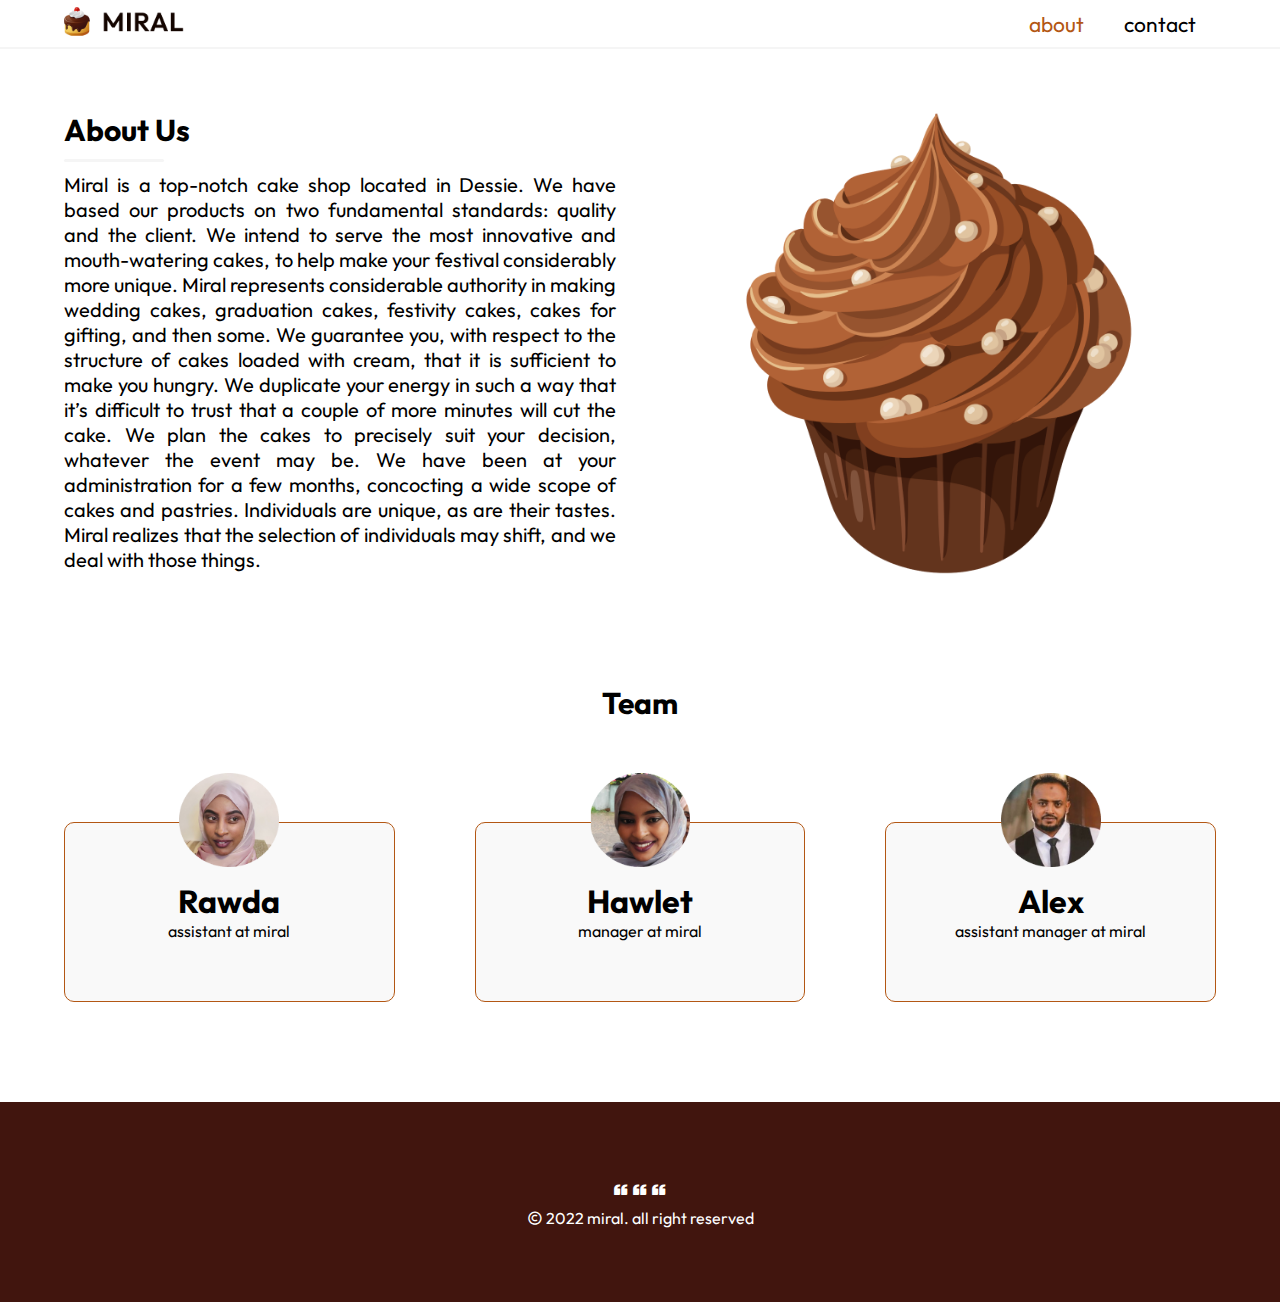
<file: about.html>
<!DOCTYPE html>
<html lang="en">
<head>
    <meta charset="UTF-8">
    <meta http-equiv="X-UA-Compatible" content="IE=edge">
    <meta name="viewport" content="width=device-width, initial-scale=1.0">
    <title>Miral cake -- About us</title>
    <link href='https://unpkg.com/boxicons@2.1.4/css/boxicons.min.css' rel='stylesheet'>
    <link rel="stylesheet" href="style.css">
</head>
<body>
     <!-- header section start -->
   <header>
        <a href="index.html">
            <img src="img/logo.png" alt="logo image">
        </a>
        <ul>
            <li><a class="active" href="about.html">about</a></li>
            <li><a href="contact.html">contact</a></li>
        </ul>
        <div class="burger">
            <i class='bx bx-menu menu'></i>
        </div>
    </header>
   <!--about section start-->
   <section class="about">
    <div class="about-text">
        <h1 class="center-text abt">About Us</h1>
        <div class="line"></div>
        <p>
            Miral is a top-notch cake shop located in Dessie. We have based our products on two fundamental standards: quality and the client. We intend to serve the most innovative and mouth-watering cakes, to help make your festival considerably more unique. Miral represents considerable authority in making wedding cakes, graduation cakes, festivity cakes, cakes for gifting, and then some. We guarantee you, with respect to the structure of cakes loaded with cream, that it is sufficient to make you hungry. We duplicate your energy in such a way that it’s difficult to trust that a couple of more minutes will cut the cake. We plan the cakes to precisely suit your decision, whatever the event may be. We have been at your administration for a few months, concocting a wide scope of cakes and pastries. Individuals are unique, as are their tastes. Miral realizes that the selection of individuals may shift, and we deal with those things.
        </p>
    </div>
    <div class="about-img">
        <img src="img/aboutCake.png" alt="image">
    </div>
   </section>
   <!-- Team section start-->
   <section class="team">
    <h1 class="center-text">Team</h1>
    <div class="team-container">
        <div class="team-box">
            <img src="img/team pic 3.png" alt="image">
            <h1>Rawda</h1>
            <p>assistant at miral</p>
        </div>
        <div class="team-box">
            <img src="img/team pic 2.png" alt="image">
            <h1>Hawlet</h1>
            <p>manager at miral</p>
        </div>
        <div class="team-box">
            <img src="img/team pic 1.png" alt="image">
            <h1>Alex</h1>
            <p>assistant manager at miral</p>
        </div>
    </div>
   </section>
   <!--footer section starts-->
   <footer>
    <div class="social">
        <i class='bx bxs-quote-left' ></i>
        <i class='bx bxs-quote-left' ></i>
        <i class='bx bxs-quote-left' ></i>
    </div>
    <p><i id="copy" class='bx bx-copyright'></i> 2022 miral. all right reserved</p>
   </footer>
   <script src="script.js"></script>
</body>
</html>
</file>
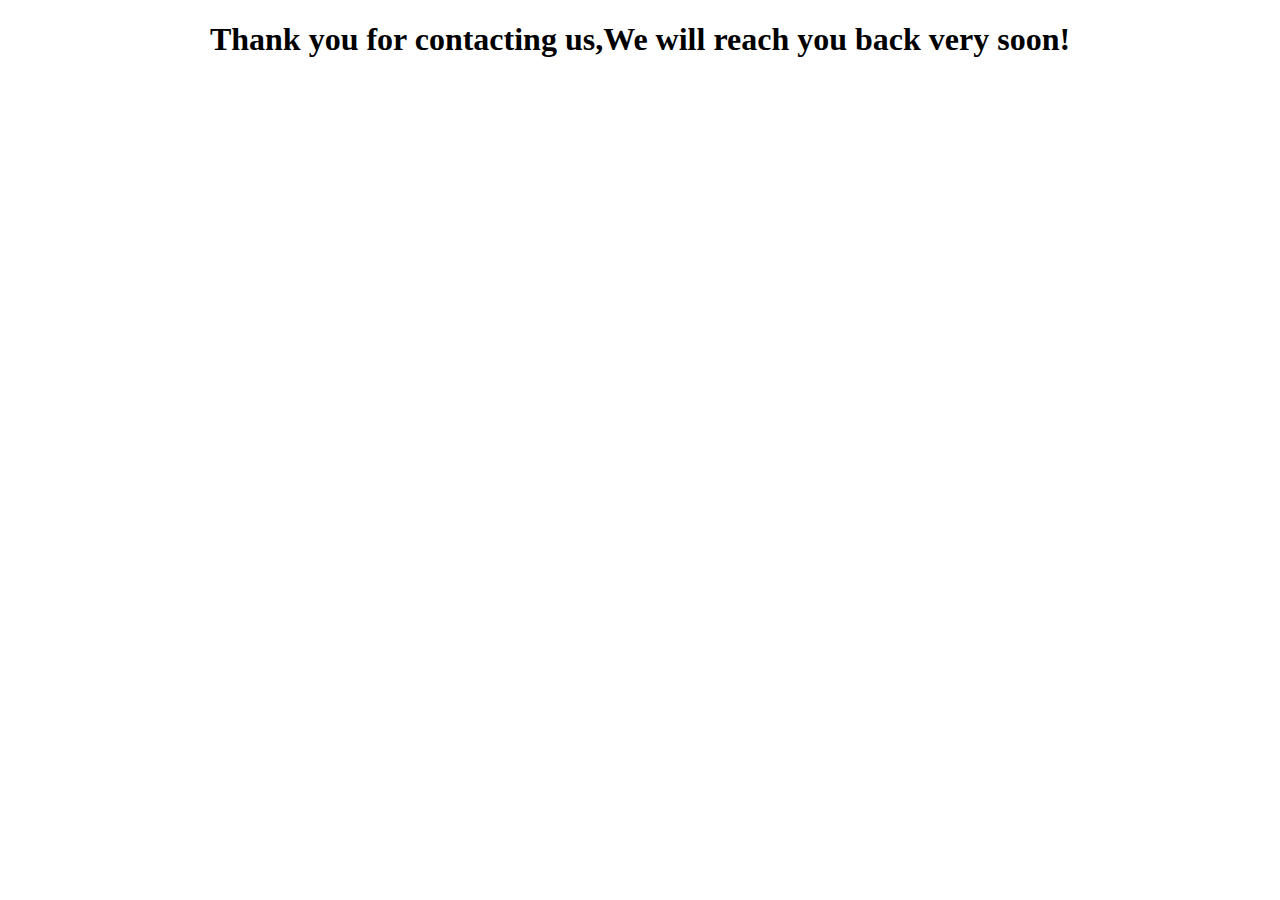
<file: thanks.html>
<!DOCTYPE html>
<html lang="en">
<head>
    <meta charset="UTF-8">
    <meta http-equiv="X-UA-Compatible" content="IE=edge">
    <meta name="viewport" content="width=device-width, initial-scale=1.0">
    <title>Thanks</title>
</head>
<body>
    <h1 style="text-align: center;">Thank you for contacting us,We will reach you back very soon!</h1>
</body>
</html>
</file>
<file: style.css>
@import url('https://fonts.googleapis.com/css2?family=Fugaz+One&family=Josefin+Sans:wght@100;200;400&family=Outfit:wght@200;300&family=Poppins:wght@200;300;400;600&family=Square+Peg&display=swap');
*{
    padding: 0;
    margin: 0;
    box-sizing: border-box;
    outline: none;
    text-decoration: none;
    border: none;
    scroll-behavior: smooth;
    list-style: none;
    font-family: 'Outfit', sans-serif;
}
body{
    background-color: #ffffff;
}
:root{
    --main-color:#41150E;
    --secondary-color:#B35714;
    --light-color:#F9F9F9;
}

header{
padding: 5px 18%;
top: 0;left: 0;right: 0;
position: fixed;
z-index: 1000;
width: 100%;
display: flex;
justify-content: space-between;
align-items: center;
background-color: #ffffff;
border-bottom: 2px solid whitesmoke;
}
header a img{
    width: 120px;
}
header ul{
    display: flex;
    align-items: center;
}
header ul li {
    padding: 0 20px;
}
header ul li a{
    font-size: 21px;
    color: black; 
}
header ul li a:hover{
border-bottom: 2px solid var(--secondary-color);
  color: var(--main-color);
}
.burger{
    font-size: 30px;
    display: none;
    cursor: pointer;
    transition: .2s;
}
section{
    padding: 100px 18%;
}
.hero{
    display: grid;
    grid-template-columns: repeat(2,2fr);
    align-items: center;
    grid-gap: 15rem;
    width: 100%;
    height: auto;
}
.hero .line{
    height: 3px;
    width: 100px;
    border-radius: 5px;
   background-color: var(--main-color);
   margin-bottom: 30px;
}
.hero .hero-text h1{
font-size: 40px;
margin-bottom: 10px;
white-space: nowrap;
}
.hero .hero-text p{
    font-size: 25px;
}
.hero .hero-img img{
    width: 550px;
    max-width: 100%;
    height: auto;
    animation-name: change;
    animation-timing-function: ease-in-out;
    animation-duration: 1s;
    animation-iteration-count: infinite;
    animation-direction: alternate;
}
@keyframes change{
    0%{
        transform: translateY(0%);
    }
    100%{
        transform: translateY(-10px);
    }
}
.proof{
   padding: 60px 0;
   width: 100%;
   height: auto;
   background-color: var(--light-color);
   display: flex;
   justify-content: space-evenly;
   overflow-x: hidden;
}
.proof .proof-text{
    text-align: center;
}
.proof .proof-text h1{
color: var(--secondary-color);
font-size: 35px;
}
.proof .proof-text p{
    font-size: 25px;
}
 .center-text{
    text-align: center;
    font-size: 30px;
}
.feature{
    width: 100%;
    height: auto;
    overflow-x: hidden;
}
.feature .feature-content{
    display: grid;
    grid-template-columns: repeat(auto-fit,minmax(350px,auto));
    align-items: center;
    text-align: center;
    margin-top: 50px;
    grid-gap: 5rem;
}
.sticky{
    border-bottom: 2px solid whitesmoke;
}
.testimonial{
    width: 100%;
    height: auto;
}
.testimonial .test-container{
    display: grid;
    grid-template-columns: repeat(auto-fit,minmax(300px,auto));
    align-items: center;
    grid-gap: 3rem;
    margin-top: 50px;
}
.testimonial .test-container .test-box{
    background-color: var(--light-color);
    padding: 30px;
}
.testimonial .test-container .test-box p{
    font-size: 20px;
    text-align: justify;
    letter-spacing: 0.1px;
    margin-bottom: 30px;
}
.testimonial .test-container .test-box i{
    color: var(--secondary-color);
    font-size: 30px;
    margin-bottom: 15px;
}

.testimonial .test-container .test-box .img-title{
    display: flex;
    justify-content: space-evenly;
    align-items: center;
    margin-top: 20px;
}
.testimonial .test-container .test-box{
    border-bottom: 2px solid var(--main-color);
}
.testimonial .test-container .test-box .img-title img{
    width: 80px;
    border: 2px solid var(--secondary-color);
    border-radius: 50%;
    padding: 5px;
}
.pro-center{
    margin-top: -100px;
}
.product-container{
    display: grid;
    grid-template-columns: repeat(auto-fit,minmax(300px,auto));
    align-items: center;
    grid-gap: 3rem;
    margin-top: 30px;
}
.product-container .product-box img{
    background-color: var(--light-color);
    padding: 50px;
    width: 350px;
    height: 350px;
    text-align: center;
}
.product-container .product-box h2{
    font-size: 27px;
    margin: 10px 0;
}
.product-container .product-box p{
    font-size: 20px;
    margin-bottom: 10px;
}
.product-container .product-box a{
    color: #0047FF;
    font-size: 20px;
}
footer{
    background-color: var(--main-color);
    height: 200px;
    text-align: center;
    width: 100%;
}
footer .social i{
    color: white;
    margin-top: 80px;
    
   margin-bottom: 10px;

}
footer p{
    color: white;
}
/* about page css starts here */
.about{
    display: grid;
    grid-template-columns: repeat(2,2fr);
    align-items: center;
    text-align: center;
    height: auto;
    width: 100%;
    grid-gap: 3rem;
}
.about-text{
    text-align: left;
}
.about-text .abt{
    text-align: left;
    margin-bottom: 10px;
}
.about .about-text p{
    text-align: justify;
    font-size: 20px;
    margin-top: -10px;
}
.about .line{
    height: 3px;
    width: 100px;
    border-radius: 5px;
   background-color: whitesmoke;
   margin-bottom: 20px;
}
.about .about-img img{
    width: 400px;
    max-width: 100%;
    height: auto;
    animation-name: rotate;
    animation-timing-function: ease-in-out;
    animation-duration: 3s;
    animation-iteration-count: infinite;
    animation-direction: alternate;
}
@keyframes rotate{
    0%{
        transform: rotate(0deg);
    }
    100%{
        transform: rotate(36deg);
    }
}
.team{
    margin-top: -100px;
    width: 100%;
    height: auto; 
}
.team .team-container{
    display: grid;
    grid-template-columns: repeat(auto-fit,minmax(300px,auto));
    align-items: center;
    text-align: center;
    margin-top: 100px;
    grid-gap: 5rem;
}
.team .team-container .team-box{
    border: 1px solid var(--secondary-color);
    padding: 10px;
    background-color: var(--light-color);
    border-radius: 10px;
}
.team .team-container .team-box img{
    width: 100px;
    transform: translateY(-60px);
}
.team .team-container .team-box h1{
    transform: translateY(-50px);
}
.team .team-container .team-box p{
    transform: translateY(-50px);
}
.active{
    color: var(--secondary-color);
}
/* contact page css starts here */
.contact{
    height: auto;
    width: 100%;
    display: flex;
    justify-content: space-evenly;
    align-items: center;
}
.contact .contact-form input{
    border: 2px solid var(--secondary-color);
    padding: 10px;
    width: 400px;
    font-size: 20px;
    color: black;
    border-radius: 5px;
}
.contact .contact-form .center-text{
    margin-bottom: 20px;
}
.contact .contact-form textarea{
    border: 2px solid var(--secondary-color);
    padding: 10px;
    font-size: 20px;
    color: black;
    border-radius: 5px;
}
.contact .utilities img{
    width: 300px;
    max-width: 100%;
    height: auto;
    transform: translateY(20px);
}
.contact .contact-form .btn{
    background-color: var(--main-color);
    color: #ffffff;
    border: none;
    cursor: pointer;
}
.map{
    width: 100%;
    height: auto;
}
@media screen and (max-width:1850px) {
   header{
    padding: 5px 15%;
   }
   section{
    padding: 100px 15%;
   }
}
@media screen and (max-width:1700px){
    .hero{
        grid-gap: 8rem;
    }
    .map iframe{
        max-width: 100%;
        height: 500px;
    }
}
@media screen and (max-width:1530px){
    header{
        padding: 5px 10%;
       }
       section{
        padding: 100px 10%;
       }
       .hero{
        grid-gap: 10rem;
    }
}
@media screen and (max-width:1380px){
    .hero{
        grid-gap: 5rem;
    }
}
@media screen and (max-width:1380px){
       header{
        padding: 5px 5%;
       }
       section{
        padding: 100px 5%;
       }
       .hero{
        grid-gap: 10rem;
    }
}
@media screen and (max-width:1250px){
    .hero{
        grid-gap: 5rem;
    }
}
@media screen and (max-width:1200px){
    .hero .hero-text h1{
        font-size: 30px;
        }
        .hero .hero-text p{
            font-size: 20px;
        }
        .hero{
            grid-gap: 15rem;
        }
}
@media screen and (max-width:1050px){
    .hero{
        grid-gap: 5rem;
    }
}
@media screen and (max-width:850px){
    header{
        padding: 5px 3%;
       }
       section{
        padding: 100px 3%;
       }
       .contact{
        flex-direction: column;
        align-items: center;
        text-align: center;
        grid-gap: 5rem;
       }
}
@media screen and (max-width:800px){
    ul{
        position: absolute;
        top: 50px;
        right: 0;
        background-color: whitesmoke;
        height: 100vh;
        width: 100%;
        display: flex;
        flex-direction: column;
        padding-top: 30px;
        align-items: center;
        z-index: 1001;
        transform: translateX(100%);
        overflow-x: hidden;
        transition: .2s linear;
    }
    .ul-active{
    transform: translateX(0%);
    transition: .2s linear;
    }
    .burger-active{
        transform: rotate(360deg);
        transition: .2s;
    }
    .burger{
        display: block;
    }
    
.hero{
    grid-template-columns: 1fr;
    text-align: center; 
}
.hero .hero-img img{
    max-width: 100%;
    height: auto;
    width: 400px;
}
.line{
    display: none;
}
.hero .hero-text h1{
    white-space:unset;
    }
    .about{
        grid-template-columns: 1fr;
        padding: 100px 5%;
    }
    .about .center-text{
        text-align: center;
        margin-bottom: 30px;
    }
    .about .about-img img{
        display: none;
    }
}
@media screen and (max-width:500px){
    .contact .contact-form input{
        width: 300px;
    }
    .contact .contact-form textarea{
        width: 300px;
    }
}
@media screen and (max-width:400px){
    .proof .proof-text h1{
        color: var(--secondary-color);
        font-size: 25px;
        }
        .proof .proof-text p{
            font-size: 17px;
        }
        header{
            padding: 5px 3%;
           }
           section{
            padding: 100px 3%;
           }
           .feature .feature-img img{
            width: 250px;
            max-width: 100%;
            height: auto;
           }
           .product-box img{
            width: 300px;
            max-width: 100%;
            height: auto;
           }
       
}

#copy{
transform: translateY(1px);
}
</file>
